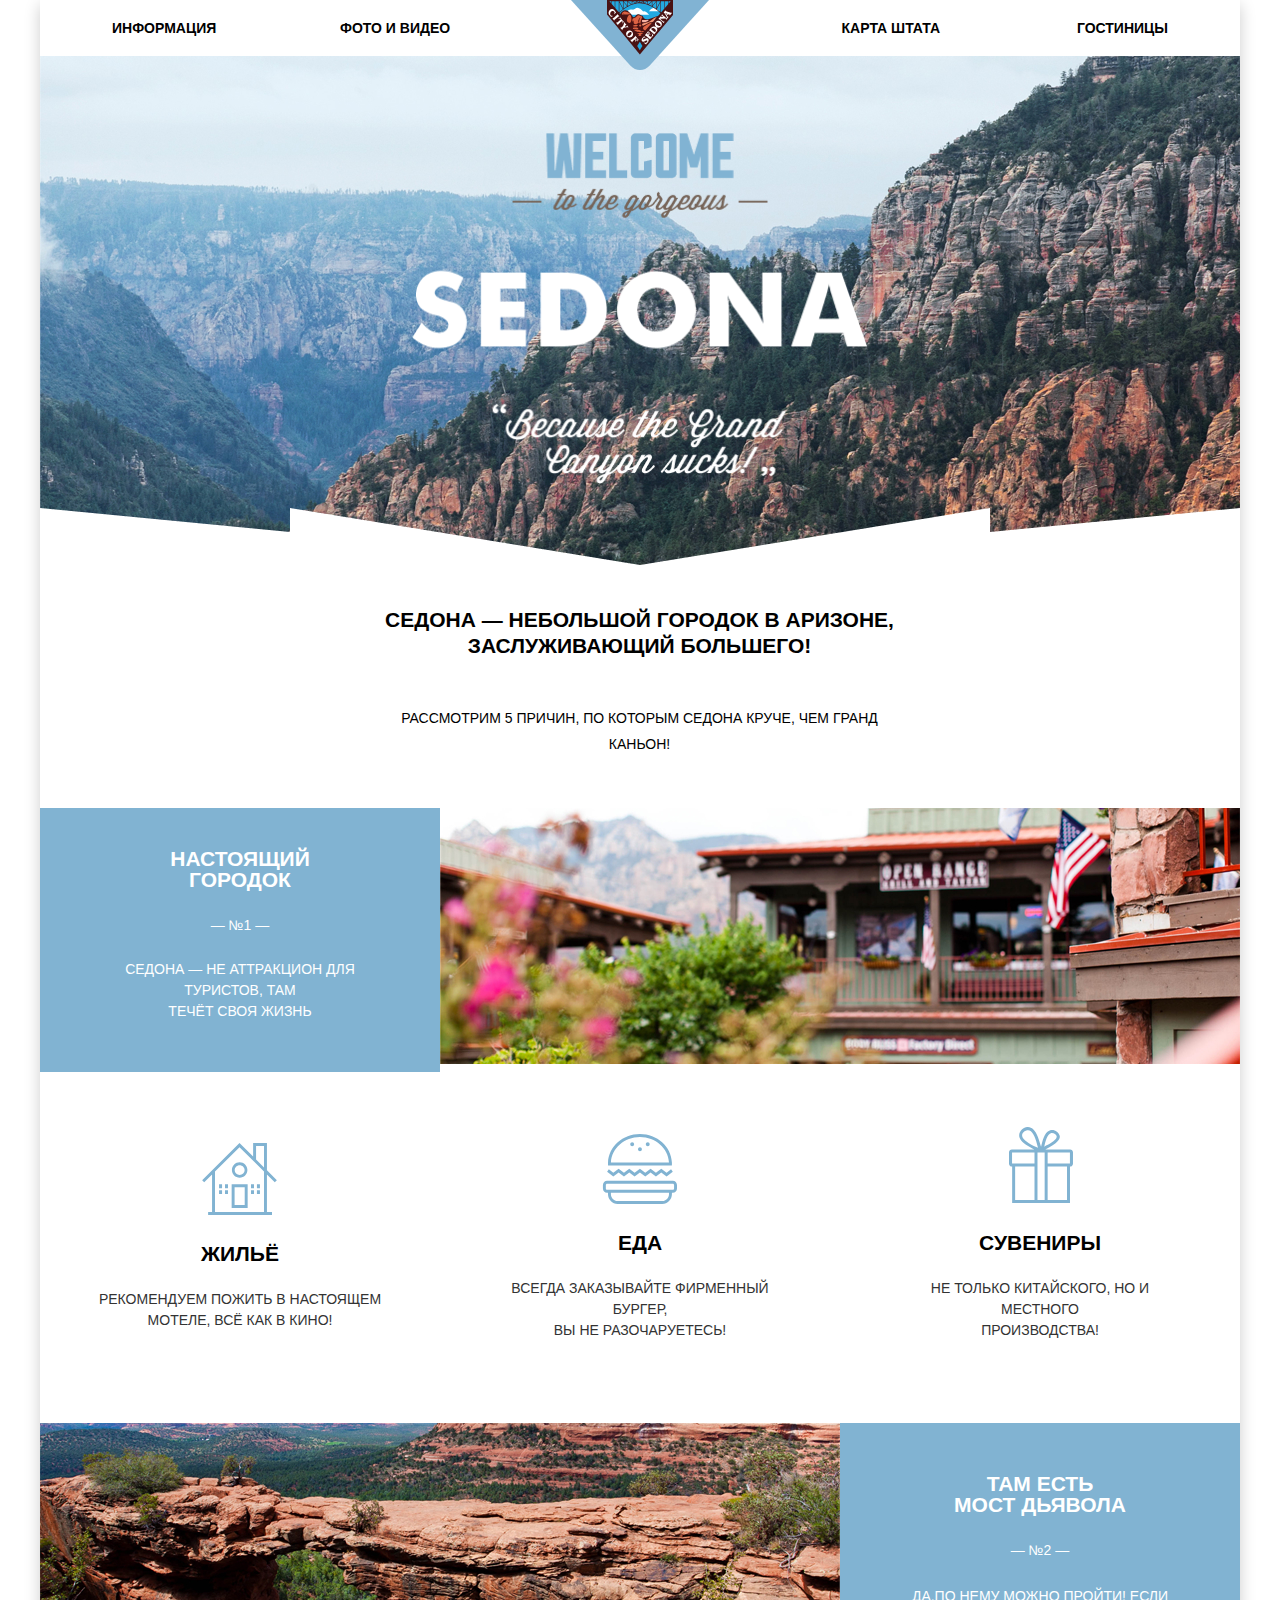
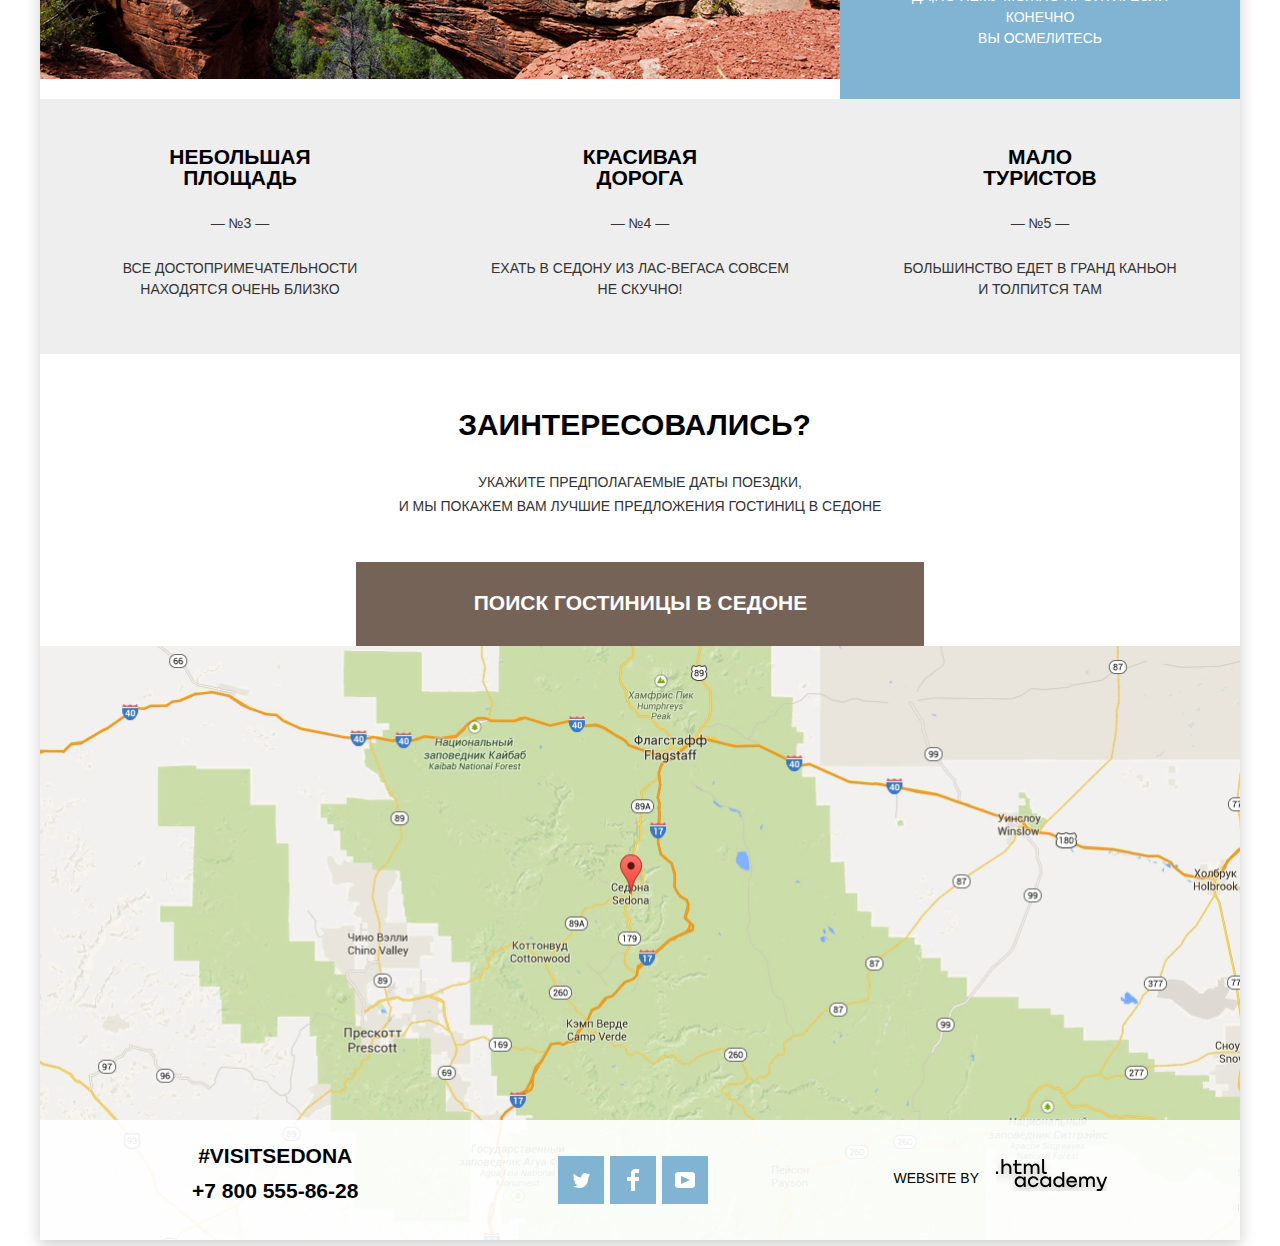
<file: index.html>
<!DOCTYPE html>
<html class="page" lang="ru">
  <head>
    <meta charset="utf-8">
    <title>HTML Academy: Седона</title>
    <link rel="icon" href="favicon.ico" type="image/svg+xml">
    <link rel="stylesheet" href="https://fonts.googleapis.com/css?family=PT+Sans+Narrow:400,700&amp;subset=latin,cyrillic;display=swap">
    <link href="styles/normalize.css" rel="stylesheet">
    <link href="styles/style.min.css" rel="stylesheet">
  </head>

  <body class="page-body">
    <header class="main-header">
      <nav class="main-navigation">
        <a class="main-header-logo">
          <img src="img/logo-sedona.svg" width="138" height="70" alt="Логотип сайта городка Седона">
        </a>
        <ul class="site-navigation">
          <li><a href="blank.html" aria-label="Переход в раздел Информация">Информация</a></li>
          <li><a href="blank.html" aria-label="Переход в раздел Фото и видео">Фото и видео</a></li>
          <li><a href="blank.html" aria-label="Переход в раздел Карта штата">Карта штата</a></li>
          <li><a href="catalog.html" aria-label="Переход в раздел Гостиницы">Гостиницы</a></li>
        </ul>
      </nav>
    </header>

    <main class="container container-main">
      <h1 class="hidden">Sedona City</h1>
      <section class="container-background">
        <h2 class="hidden">Picture of Sedona City</h2>
        <img src="img/sedona-welcome.png" width="456" height="351"  alt="Картинка-приветствие: Welcome to the gorgeous Sedona!">
      </section>
      <section class="container-welcome">
        <h2 class="hidden">Welcome!</h2>
        <div class="welcome">
          <p class="caption-main">Седона — небольшой городок в Аризоне,<br>заслуживающий большего!</p>
          <p class="caption-reasons">Рассмотрим 5 причин, по которым Седона круче, чем гранд каньон!</p>
        </div>
      </section>
      <section class="container-content">
        <h2 class="hidden">Content</h2>
        <div class="line-1">
          <div class="line-1-position-1">
            <h3 class="features-item">Настоящий<br>городок</h3>
            <p>
               — №1 —
            </p>
            <p class="description-item">
                Седона — не аттракцион для туристов, там<br>течёт своя жизнь
            </p>
          </div>
          <img class="line-1-position-2 features-item-img" src="img/photo-sedona-1.jpg" width="800" height="256" alt="Улица города Седона">
        </div>
        <div class="line-2">
          <ul class="advantages-list">
            <li class="advantages-item advantages-item-housing">
              <h4>Жильё</h4>
                <p>
                  Рекомендуем пожить в настоящем<br>мотеле, всё как в кино!
                </p>
            </li>
            <li class="advantages-item advantages-item-food">
              <h4>Еда</h4>
                <p>
                  Всегда заказывайте фирменный бургер,<br>вы не разочаруетесь!
                </p>
            </li>
            <li class="advantages-item advantages-item-gifts">
              <h4>Сувениры</h4>
                <p>
                  Не только китайского, но и местного <br>производства!
                </p>
            </li>
          </ul>
        </div>
        <div class="line-3">
          <img class="line-3-position-1 features-item-img" src="img/photo-sedona-2.jpg" width="800" height="256" alt="Каньон в городе Седона">
          <div class="line-3-position-2">
           <h3 class="features-item">Там есть<br>мост дьявола</h3>
             <p>
               — №2 —
             </p>
             <p class="description-item">
                 Да,по нему можно пройти! Если конечно<br>вы осмелитесь
             </p>
          </div>
        </div>
        <div class="line-4">
          <ul class="line-4-features">
            <li class="line-4-features-item">
              <h3 class="features-item">Hебольшая<br>площадь</h3>
              <p>
                 — №3 —
              </p>
              <p class="description-item">
                Все достопримечательности<br>находятся очень близко
              </p>
            </li>
            <li class="line-4-features-item">
              <h3 class="features-item">Красивая<br>дорога</h3>
              <p>
                 — №4 —
              </p>
              <p class="description-item">
                 Ехать в седону из лас-вегаса совсем<br>не скучно!
              </p>
            </li>
            <li class="line-4-features-item">
              <h3 class="features-item">Мало<br>туристов</h3>
              <p>
                 — №5 —
              </p>
              <p class="description-item">
                 Большинство едет в гранд каньон<br>и толпится там
              </p>
            </li>
          </ul>
        </div>
      </section>
      <section class="container-traveling-form">
        <h2 class="hidden">Traveling form</h2>
        <p class="traveling-form-title">
          Заинтересовались?
        </p>
        <p class="traveling-form-description">
          Укажите предполагаемые даты поездки,<br>и мы покажем вам лучшие предложения гостиниц в седоне
        </p>
        <a href="#" class="button-find-hotel" aria-label="Найти гостиницы в городе Седона">Поиск гостиницы в Седоне</a>
      </section>
    </main>

    <footer class="main-footer-wrapper-map">
      <h2 class="hidden">Contact us</h2>
      <iframe src="https://www.google.com/maps/embed?pb=!1m18!1m12!1m3!1d510151.87156471063!2d-112.02184515048377!3d34.84884198935005!2m3!1f0!2f0!3f0!3m2!1i1024!2i768!4f13.1!3m3!1m2!1s0x872da132f942b00d%3A0x5548c523fa6c8efd!2z0KHQtdC00L7QvdCwLCDQkNGA0LjQt9C-0L3QsCA4NjMzNg!5e0!3m2!1sru!2sus!4v1625961683402!5m2!1sru!2sus" width="1200" height="594" style="border:0;" allowfullscreen="" loading="lazy"></iframe>
        <div class="main-footer">
          <section class="contacts">
            <h3 class="hidden">Phone number</h3>
            <p>
              #visitSEDONA
            </p>
            <a class="contacts-phone" href="tel:88005558628" aria-label="Телефон сайта">+7 800 555-86-28</a>
          </section>
          <section class="socials">
            <h3 class="hidden">Social networks</h3>
            <ul class="socials-list">
              <li class="socials-item">
                <span class="hidden">Twitter</span>
                <a class="button-socials" href="#">
                  <img src="img/icon-twitter.svg" width="17" height="17" alt="Twitter сайта">
                </a>
              </li>
              <li class="socials-item">
                <span class="hidden">Facebook</span>
                <a class="button-socials" href="#">
                  <img src="img/icon-fb.svg" width="12" height="22" alt="Facebook сайта">
                </a>
              </li>
              <li class="socials-item">
                <span class="hidden">YouTube</span>
                <a class="button-socials" href="#">
                  <img src="img/icon-youtube.svg" width="20" height="16" alt="YouTube сайта">
                </a>
              </li>
            </ul>
          </section>
          <section class="copyright">
            <h3 class="hidden">Create by</h3>
            <p>Website by</p>
            <a href="https://htmlacademy.ru/intensive/htmlcss" aria-label="Сайти HTML Academy">
              <svg class="copyright-logo" aria-hidden="true" focusable="false" width="115" height="34" viewBox="0 0 115 34" fill="none" xmlns="http://www.w3.org/2000/svg">
                <g clip-path="url(#clip0)">
                <path d="M0 12.8806V15.4567H2.45789V12.8806H0Z" fill="black"/>
                <path d="M11.6466 4.52965C10.0863 4.52965 8.82534 5.23807 8.03454 6.26851H7.94905V0H5.91864V15.4566H7.94905V10.1541C7.94905 8.02886 9.27418 6.50466 11.2191 6.50466C13.0572 6.50466 14.1258 7.87858 14.1258 9.72478V15.4566H16.1563V9.35984C16.1563 6.41878 14.3396 4.52965 11.6466 4.52965Z" fill="black"/>
                <path d="M26.6171 4.8303H21.8082V1.07349H19.7778V4.8303H17.8542V6.80531H19.7778V12.7947C19.7778 14.5121 20.7396 15.4567 22.4708 15.4567H26.6171V13.4602H22.8769C22.193 13.4602 21.8082 13.0738 21.8082 12.4083V6.80531H26.6171V4.8303Z" fill="black"/>
                <path d="M41.1215 4.55103C39.497 4.55103 38.2576 5.34532 37.5736 6.61191H37.5095C36.8897 5.3668 35.7356 4.55103 34.154 4.55103C32.7434 4.55103 31.6746 5.30238 31.0336 6.35431H30.948V4.83011H29.0031V15.4565H31.0336V10.0038C31.0336 8.00729 32.0806 6.54752 33.6624 6.50458C35.1584 6.46164 36.0347 7.53502 36.0347 9.14507V15.4565H38.0652V9.83203C38.0652 7.44915 39.4758 6.50458 40.6941 6.50458C42.1688 6.50458 43.0452 7.53502 43.0452 9.14507V15.4565H45.0754V8.9304C45.0754 6.35431 43.6221 4.55103 41.1215 4.55103Z" fill="black"/>
                <path d="M47.8271 12.7088C47.8271 14.4476 48.8103 15.4566 50.6269 15.4566H52.6359V13.4816H50.9261C50.2422 13.4816 49.8574 13.0952 49.8574 12.4297V0H47.8271V12.7088Z" fill="black"/>
                <path d="M28.9048 19.7063H28.8192C28.027 18.6392 26.7425 17.8923 25.0295 17.8709C21.882 17.8282 19.6338 20.1544 19.6338 23.441C19.6338 26.749 21.9248 29.0752 25.008 29.0326C26.7637 29.0111 28.027 28.2215 28.8192 27.0903H28.9048V28.7336H30.9177V18.1697H28.9048V19.7063ZM25.3077 27.0691C23.081 27.0691 21.6679 25.4471 21.6679 23.441C21.6679 21.435 23.081 19.813 25.3077 19.813C27.4703 19.813 28.8836 21.435 28.8836 23.441C28.8836 25.4259 27.4703 27.0691 25.3077 27.0691Z" fill="black"/>
                <path d="M44.2095 22.0111C43.717 19.6208 41.5973 17.8708 38.8139 17.8708C35.4524 17.8708 33.2042 20.3251 33.2042 23.4409C33.2042 26.5567 35.4524 29.0325 38.8139 29.0325C41.5973 29.0325 43.717 27.2397 44.2095 24.8281H42.0898C41.6617 26.1727 40.3984 27.0903 38.8354 27.0903C36.6513 27.0903 35.2381 25.447 35.2381 23.4409C35.2381 21.4349 36.6513 19.8129 38.8354 19.8129C40.4625 19.8129 41.6617 20.7733 42.0898 22.0111H44.2095Z" fill="black"/>
                <path d="M55.0836 19.7063H54.998C54.2058 18.6392 52.921 17.8923 51.2081 17.8709C48.0607 17.8282 45.8125 20.1544 45.8125 23.441C45.8125 26.749 48.1036 29.0752 51.1866 29.0326C52.9425 29.0111 54.2058 28.2215 54.998 27.0903H55.0836V28.7336H57.0962V18.1697H55.0836V19.7063ZM51.4866 27.0691C49.2596 27.0691 47.8466 25.4471 47.8466 23.441C47.8466 21.435 49.2596 19.813 51.4866 19.813C53.6491 19.813 55.0622 21.435 55.0622 23.441C55.0622 25.4259 53.6491 27.0691 51.4866 27.0691Z" fill="black"/>
                <path d="M68.6538 19.813H68.5682C67.776 18.6819 66.4483 17.8923 64.7568 17.871C61.6738 17.8283 59.3827 20.1545 59.3827 23.4624C59.3827 26.749 61.6309 29.0753 64.7783 29.0326C66.4483 29.0111 67.776 28.2642 68.5468 27.1972H68.6538V28.7336H70.6665V13.3679H68.6538V19.813ZM65.0568 27.0904C62.8298 27.0904 61.4168 25.4685 61.4168 23.4624C61.4168 21.4563 62.8298 19.8343 65.0568 19.8343C67.2193 19.8343 68.6324 21.4776 68.6324 23.4624C68.6324 25.4685 67.2193 27.0904 65.0568 27.0904Z" fill="black"/>
                <path d="M78.3297 17.8708C75.0752 17.8708 72.8483 20.3678 72.8483 23.4623C72.8483 26.4714 74.9467 29.0325 78.3724 29.0325C80.8561 29.0325 82.8475 27.6879 83.5541 25.447H81.4342C80.9634 26.4502 79.8286 27.0903 78.4582 27.0903C76.5312 27.0903 75.1608 25.8098 75.0108 24.1666H83.7682C84.0464 20.6452 81.8412 17.8708 78.3297 17.8708ZM78.2868 19.8129C79.9783 19.8129 81.2416 20.8586 81.5627 22.3739H75.0538C75.3534 20.88 76.6168 19.8129 78.2868 19.8129Z" fill="black"/>
                <path d="M98.1985 17.8921C96.5713 17.8921 95.3295 18.6817 94.6443 19.9409H94.5799C93.9591 18.703 92.8029 17.8921 91.2184 17.8921C89.8054 17.8921 88.7347 18.639 88.0924 19.6848H88.0068V18.1695H86.0583V28.7334H88.0924V23.3128C88.0924 21.328 89.1417 19.8768 90.7261 19.8341C92.2247 19.7915 93.1028 20.8585 93.1028 22.4591V28.7334H95.1368V23.1421C95.1368 20.7732 96.5499 19.8341 97.7703 19.8341C99.2477 19.8341 100.125 20.8585 100.125 22.4591V28.7334H102.16V22.2457C102.16 19.6848 100.704 17.8921 98.1985 17.8921Z" fill="black"/>
                <path d="M109.441 27.0477L105.801 18.1697H103.553L108.392 29.7368L108.371 29.7794C108.028 30.6544 107.643 30.9745 106.701 30.9745H104.196V33.0019H106.701C108.542 33.0019 109.527 32.1696 110.212 30.3769L114.88 18.1697H112.803L109.441 27.0477Z" fill="black"/>
                </g>
                <defs>
                <clipPath id="clip0">
                <rect width="115" height="33.0294" fill="white"/>
                </clipPath>
                </defs>
              </svg>
            </a>
          </section>
        </div>

      <section class="modal">
      <h2 class="hidden">Choose a hotel</h2>
      <div class="modal-form">
        <form class="booking-date" action="https://echo.htmlacademy.ru" method="post">
          <p class="booking-date-in">
            <label for="date-in">Дата заезда</label>
            <input class="modal-date-in" id="date-in" type="text" name="text" placeholder="24 апреля 2017" required>
           <svg class="icon-calendar" tabindex="0" aria-hidden="true" focusable="false" width="21" height="23" viewBox="0 0 21 23" fill="none" xmlns="http://www.w3.org/2000/svg">
              <path fill-rule="evenodd" clip-rule="evenodd" d="M16.406 3.02498H19.251C20.217 3.02498 21 3.84698 21 4.86198V21.164C21 22.179 20.217 23 19.251 23H1.75C0.784 23 0 22.179 0 21.164V4.86198C0 3.84698 0.784 3.02498 1.75 3.02498H4.593V1.64798C4.593 1.26698 4.887 0.958984 5.25 0.958984C5.612 0.958984 5.906 1.26698 5.906 1.64798V3.02498H9.844V1.64798C9.844 1.26698 10.138 0.958984 10.501 0.958984C10.862 0.958984 11.156 1.26698 11.156 1.64798V3.02498H15.094V1.64798C15.094 1.26698 15.387 0.958984 15.75 0.958984C16.112 0.958984 16.406 1.26698 16.406 1.64798V3.02498ZM19.5646 21.484C19.6466 21.3979 19.691 21.2828 19.688 21.164H19.689V4.86198C19.689 4.60898 19.493 4.40298 19.252 4.40298H16.407V5.78098C16.407 6.16198 16.113 6.46998 15.751 6.46998C15.388 6.46998 15.095 6.16198 15.095 5.78098V4.40298H11.157V5.78098C11.157 6.16198 10.863 6.46998 10.502 6.46998C10.139 6.46998 9.845 6.16198 9.845 5.78098V4.40298H5.907V5.78098C5.907 6.16198 5.613 6.46998 5.251 6.46998C4.888 6.46998 4.594 6.16198 4.594 5.78098V4.40298H1.75C1.50263 4.40953 1.30696 4.61458 1.312 4.86198V21.164C1.30696 21.4114 1.50263 21.6164 1.75 21.623H19.251C19.3698 21.6201 19.4826 21.5701 19.5646 21.484Z" fill="#A9A9A9"/>
              <path fill-rule="evenodd" clip-rule="evenodd" d="M4.59399 9.2251H7.21899V11.2911H4.59399V9.2251ZM4.59399 12.6681H7.21899V14.7351H4.59399V12.6681ZM7.21899 16.1121H4.59399V18.1781H7.21899V16.1121ZM9.18799 16.1121H11.813V18.1781H9.18799V16.1121ZM11.813 12.6681H9.18799V14.7351H11.813V12.6681ZM9.18799 9.2251H11.813V11.2911H9.18799V9.2251ZM16.406 16.1121H13.781V18.1781H16.406V16.1121ZM13.781 12.6681H16.406V14.7351H13.781V12.6681ZM16.406 9.2251H13.781V11.2911H16.406V9.2251Z" fill="#A9A9A9"/>
              </svg>
          </p>
          <p class="booking-date-out">
            <label for="date-out">Дата выезда</label>
            <input class="modal-date-out" id="date-out" type="text" name="text" placeholder="4 июля 2017" required>
            <svg class="icon-calendar" tabindex="0" aria-hidden="true" focusable="false" width="21" height="23" viewBox="0 0 21 23" fill="none" xmlns="http://www.w3.org/2000/svg">
              <path fill-rule="evenodd" clip-rule="evenodd" d="M16.406 3.02498H19.251C20.217 3.02498 21 3.84698 21 4.86198V21.164C21 22.179 20.217 23 19.251 23H1.75C0.784 23 0 22.179 0 21.164V4.86198C0 3.84698 0.784 3.02498 1.75 3.02498H4.593V1.64798C4.593 1.26698 4.887 0.958984 5.25 0.958984C5.612 0.958984 5.906 1.26698 5.906 1.64798V3.02498H9.844V1.64798C9.844 1.26698 10.138 0.958984 10.501 0.958984C10.862 0.958984 11.156 1.26698 11.156 1.64798V3.02498H15.094V1.64798C15.094 1.26698 15.387 0.958984 15.75 0.958984C16.112 0.958984 16.406 1.26698 16.406 1.64798V3.02498ZM19.5646 21.484C19.6466 21.3979 19.691 21.2828 19.688 21.164H19.689V4.86198C19.689 4.60898 19.493 4.40298 19.252 4.40298H16.407V5.78098C16.407 6.16198 16.113 6.46998 15.751 6.46998C15.388 6.46998 15.095 6.16198 15.095 5.78098V4.40298H11.157V5.78098C11.157 6.16198 10.863 6.46998 10.502 6.46998C10.139 6.46998 9.845 6.16198 9.845 5.78098V4.40298H5.907V5.78098C5.907 6.16198 5.613 6.46998 5.251 6.46998C4.888 6.46998 4.594 6.16198 4.594 5.78098V4.40298H1.75C1.50263 4.40953 1.30696 4.61458 1.312 4.86198V21.164C1.30696 21.4114 1.50263 21.6164 1.75 21.623H19.251C19.3698 21.6201 19.4826 21.5701 19.5646 21.484Z" fill="#A9A9A9"/>
              <path fill-rule="evenodd" clip-rule="evenodd" d="M4.59399 9.2251H7.21899V11.2911H4.59399V9.2251ZM4.59399 12.6681H7.21899V14.7351H4.59399V12.6681ZM7.21899 16.1121H4.59399V18.1781H7.21899V16.1121ZM9.18799 16.1121H11.813V18.1781H9.18799V16.1121ZM11.813 12.6681H9.18799V14.7351H11.813V12.6681ZM9.18799 9.2251H11.813V11.2911H9.18799V9.2251ZM16.406 16.1121H13.781V18.1781H16.406V16.1121ZM13.781 12.6681H16.406V14.7351H13.781V12.6681ZM16.406 9.2251H13.781V11.2911H16.406V9.2251Z" fill="#A9A9A9"/>
              </svg>
          </p>
          <div class="number-of-people">
            <div class="adults">
              <label for="adults">Взрослые</label>
              <div class="range-adults">
                <button class="button-icon">
                  <svg class="icon-minus" aria-hidden="true" focusable="false" width="12" height="3" viewBox="0 0 12 3" fill="none" xmlns="http://www.w3.org/2000/svg">
                    <rect width="12" height="3" fill="#A9A9A9"/>
                  </svg>
                </button>
                <input class="modal-adults" id="adults" type="text" name="adults" placeholder="2">
                <button class="button-icon">
                  <svg class="icon-plus" aria-hidden="true" width="11" height="11" viewBox="0 0 11 11" fill="none" xmlns="http://www.w3.org/2000/svg">
                    <path fill-rule="evenodd" clip-rule="evenodd" d="M4.23086 6.76932V11H6.76932V6.76932H11V4.23086H6.76932V0H4.23085V4.23086H0V6.76932H4.23086Z" fill="#A9A9A9"/>
                  </svg>
                </button>
              </div>
            </div>
            <div class="children">
              <label for="children">Дети</label>
              <div class="range-children">
                <button class="button-icon">
                  <svg class="icon-minus" aria-hidden="true" focusable="false" width="12" height="3" viewBox="0 0 12 3" fill="none" xmlns="http://www.w3.org/2000/svg">
                    <rect width="12" height="3" fill="#A9A9A9"/>
                  </svg>
                </button>
                <input class="modal-children" id="children" type="text" name="children" placeholder="0">
                <button class="button-icon">
                  <svg class="icon-plus" aria-hidden="true" focusable="false" width="11" height="11" viewBox="0 0 11 11" fill="none" xmlns="http://www.w3.org/2000/svg">
                    <path fill-rule="evenodd" clip-rule="evenodd" d="M4.23086 6.76932V11H6.76932V6.76932H11V4.23086H6.76932V0H4.23085V4.23086H0V6.76932H4.23086Z" fill="#A9A9A9"/>
                  </svg>
                </button>
              </div>
            </div>
          </div>
          <button class="button-find" type="submit">Найти</button>
        </form>
      </div>
    </section>
    </footer>

    <script src="js/script.min.js"></script>
  </body>
</html>
</file>
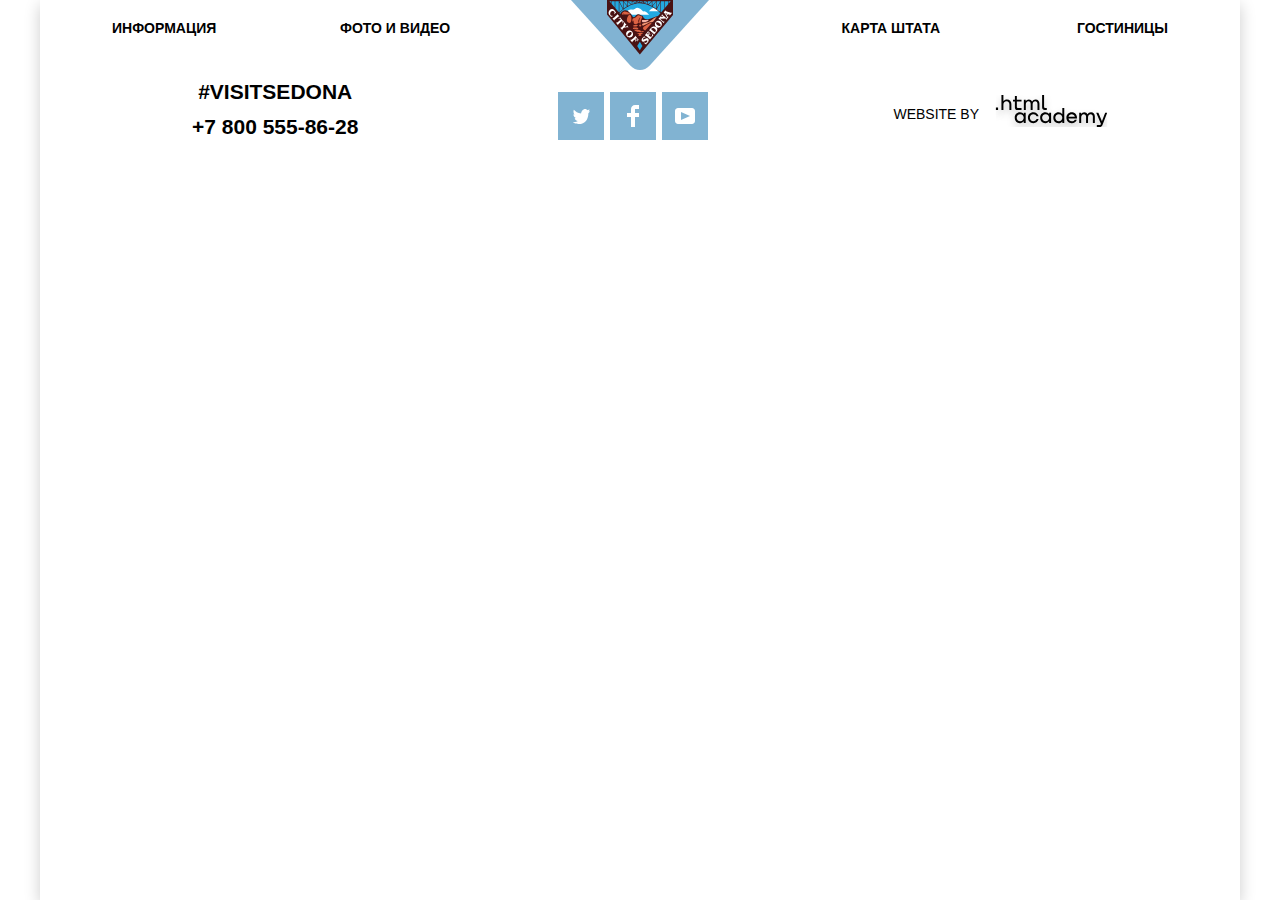
<file: blank.html>
<!DOCTYPE html>
<html class="page" lang="ru">
  <head>
    <meta charset="utf-8">
    <title>Blank Page</title>
    <link rel="icon" href="favicon.ico" type="image/svg+xml">
    <link rel="stylesheet" href="https://fonts.googleapis.com/css?family=PT+Sans+Narrow:400,700&amp;subset=latin,cyrillic;display=swap">
    <link href="styles/normalize.css" rel="stylesheet">
    <link href="styles/style.min.css" rel="stylesheet">
  </head>

  <body class="page-body">

    <header class="main-header">
      <nav class="main-navigation">
        <a class="main-header-logo" href="index.html" aria-label="Переход на главную страницу">
          <img src="img/logo-sedona.svg" width="138" height="70" alt="Логотип сайта городка Седона">
        </a>
        <ul class="site-navigation">
          <li><a href="blank.html" aria-label="Переход в раздел Информация">Информация</a></li>
          <li><a href="blank.html" aria-label="Переход в раздел Фото и видео">Фото и видео</a></li>
          <li><a href="blank.html" aria-label="Переход в раздел Карта штата">Карта штата</a></li>
          <li><a href="catalog.html" aria-label="Переход в раздел Гостиницы">Гостиницы</a></li>
        </ul>
      </nav>
    </header>

    <footer>
      <div class="main-footer main-footer-catalog">
        <section class="contacts">
          <h3 class="hidden">Phone number</h3>
          <p>
            #visitSEDONA
          </p>
          <a class="contacts-phone" href="tel:88005558628" aria-label="Телефон сайта">+7 800 555-86-28</a>
        </section>
        <section class="socials">
          <h3 class="hidden">Social networks</h3>
          <ul class="socials-list">
            <li class="socials-item">
              <span class="hidden">Twitter</span>
              <a class="button-socials" href="#">
                <img src="img/icon-twitter.svg" width="17" height="17" alt="Twitter сайта">
              </a>
            </li>
            <li class="socials-item">
              <span class="hidden">Facebook</span>
              <a class="button-socials" href="#">
                <img src="img/icon-fb.svg" width="12" height="22" alt="Facebook сайта">
              </a>
            </li>
            <li class="socials-item">
              <span class="hidden">YouTube</span>
              <a class="button-socials" href="#">
                <img src="img/icon-youtube.svg" width="20" height="16" alt="YouTube сайта">
              </a>
            </li>
          </ul>
        </section>
        <section class="copyright">
          <h3 class="hidden">Create by</h3>
          <p>Website by</p>
          <a href="https://htmlacademy.ru/intensive/htmlcss" aria-label="Сайти HTML Academy">
            <svg class="copyright-logo" aria-hidden="true" focusable="false" width="115" height="34" viewBox="0 0 115 34" fill="none" xmlns="http://www.w3.org/2000/svg">
              <g clip-path="url(#clip0)">
              <path d="M0 12.8806V15.4567H2.45789V12.8806H0Z" fill="black"/>
              <path d="M11.6466 4.52965C10.0863 4.52965 8.82534 5.23807 8.03454 6.26851H7.94905V0H5.91864V15.4566H7.94905V10.1541C7.94905 8.02886 9.27418 6.50466 11.2191 6.50466C13.0572 6.50466 14.1258 7.87858 14.1258 9.72478V15.4566H16.1563V9.35984C16.1563 6.41878 14.3396 4.52965 11.6466 4.52965Z" fill="black"/>
              <path d="M26.6171 4.8303H21.8082V1.07349H19.7778V4.8303H17.8542V6.80531H19.7778V12.7947C19.7778 14.5121 20.7396 15.4567 22.4708 15.4567H26.6171V13.4602H22.8769C22.193 13.4602 21.8082 13.0738 21.8082 12.4083V6.80531H26.6171V4.8303Z" fill="black"/>
              <path d="M41.1215 4.55103C39.497 4.55103 38.2576 5.34532 37.5736 6.61191H37.5095C36.8897 5.3668 35.7356 4.55103 34.154 4.55103C32.7434 4.55103 31.6746 5.30238 31.0336 6.35431H30.948V4.83011H29.0031V15.4565H31.0336V10.0038C31.0336 8.00729 32.0806 6.54752 33.6624 6.50458C35.1584 6.46164 36.0347 7.53502 36.0347 9.14507V15.4565H38.0652V9.83203C38.0652 7.44915 39.4758 6.50458 40.6941 6.50458C42.1688 6.50458 43.0452 7.53502 43.0452 9.14507V15.4565H45.0754V8.9304C45.0754 6.35431 43.6221 4.55103 41.1215 4.55103Z" fill="black"/>
              <path d="M47.8271 12.7088C47.8271 14.4476 48.8103 15.4566 50.6269 15.4566H52.6359V13.4816H50.9261C50.2422 13.4816 49.8574 13.0952 49.8574 12.4297V0H47.8271V12.7088Z" fill="black"/>
              <path d="M28.9048 19.7063H28.8192C28.027 18.6392 26.7425 17.8923 25.0295 17.8709C21.882 17.8282 19.6338 20.1544 19.6338 23.441C19.6338 26.749 21.9248 29.0752 25.008 29.0326C26.7637 29.0111 28.027 28.2215 28.8192 27.0903H28.9048V28.7336H30.9177V18.1697H28.9048V19.7063ZM25.3077 27.0691C23.081 27.0691 21.6679 25.4471 21.6679 23.441C21.6679 21.435 23.081 19.813 25.3077 19.813C27.4703 19.813 28.8836 21.435 28.8836 23.441C28.8836 25.4259 27.4703 27.0691 25.3077 27.0691Z" fill="black"/>
              <path d="M44.2095 22.0111C43.717 19.6208 41.5973 17.8708 38.8139 17.8708C35.4524 17.8708 33.2042 20.3251 33.2042 23.4409C33.2042 26.5567 35.4524 29.0325 38.8139 29.0325C41.5973 29.0325 43.717 27.2397 44.2095 24.8281H42.0898C41.6617 26.1727 40.3984 27.0903 38.8354 27.0903C36.6513 27.0903 35.2381 25.447 35.2381 23.4409C35.2381 21.4349 36.6513 19.8129 38.8354 19.8129C40.4625 19.8129 41.6617 20.7733 42.0898 22.0111H44.2095Z" fill="black"/>
              <path d="M55.0836 19.7063H54.998C54.2058 18.6392 52.921 17.8923 51.2081 17.8709C48.0607 17.8282 45.8125 20.1544 45.8125 23.441C45.8125 26.749 48.1036 29.0752 51.1866 29.0326C52.9425 29.0111 54.2058 28.2215 54.998 27.0903H55.0836V28.7336H57.0962V18.1697H55.0836V19.7063ZM51.4866 27.0691C49.2596 27.0691 47.8466 25.4471 47.8466 23.441C47.8466 21.435 49.2596 19.813 51.4866 19.813C53.6491 19.813 55.0622 21.435 55.0622 23.441C55.0622 25.4259 53.6491 27.0691 51.4866 27.0691Z" fill="black"/>
              <path d="M68.6538 19.813H68.5682C67.776 18.6819 66.4483 17.8923 64.7568 17.871C61.6738 17.8283 59.3827 20.1545 59.3827 23.4624C59.3827 26.749 61.6309 29.0753 64.7783 29.0326C66.4483 29.0111 67.776 28.2642 68.5468 27.1972H68.6538V28.7336H70.6665V13.3679H68.6538V19.813ZM65.0568 27.0904C62.8298 27.0904 61.4168 25.4685 61.4168 23.4624C61.4168 21.4563 62.8298 19.8343 65.0568 19.8343C67.2193 19.8343 68.6324 21.4776 68.6324 23.4624C68.6324 25.4685 67.2193 27.0904 65.0568 27.0904Z" fill="black"/>
              <path d="M78.3297 17.8708C75.0752 17.8708 72.8483 20.3678 72.8483 23.4623C72.8483 26.4714 74.9467 29.0325 78.3724 29.0325C80.8561 29.0325 82.8475 27.6879 83.5541 25.447H81.4342C80.9634 26.4502 79.8286 27.0903 78.4582 27.0903C76.5312 27.0903 75.1608 25.8098 75.0108 24.1666H83.7682C84.0464 20.6452 81.8412 17.8708 78.3297 17.8708ZM78.2868 19.8129C79.9783 19.8129 81.2416 20.8586 81.5627 22.3739H75.0538C75.3534 20.88 76.6168 19.8129 78.2868 19.8129Z" fill="black"/>
              <path d="M98.1985 17.8921C96.5713 17.8921 95.3295 18.6817 94.6443 19.9409H94.5799C93.9591 18.703 92.8029 17.8921 91.2184 17.8921C89.8054 17.8921 88.7347 18.639 88.0924 19.6848H88.0068V18.1695H86.0583V28.7334H88.0924V23.3128C88.0924 21.328 89.1417 19.8768 90.7261 19.8341C92.2247 19.7915 93.1028 20.8585 93.1028 22.4591V28.7334H95.1368V23.1421C95.1368 20.7732 96.5499 19.8341 97.7703 19.8341C99.2477 19.8341 100.125 20.8585 100.125 22.4591V28.7334H102.16V22.2457C102.16 19.6848 100.704 17.8921 98.1985 17.8921Z" fill="black"/>
              <path d="M109.441 27.0477L105.801 18.1697H103.553L108.392 29.7368L108.371 29.7794C108.028 30.6544 107.643 30.9745 106.701 30.9745H104.196V33.0019H106.701C108.542 33.0019 109.527 32.1696 110.212 30.3769L114.88 18.1697H112.803L109.441 27.0477Z" fill="black"/>
              </g>
              <defs>
              <clipPath id="clip0">
              <rect width="115" height="33.0294" fill="white"/>
              </clipPath>
              </defs>
              </svg>
          </a>
        </section>
      </div>
    </footer>

  </body>
</html>
</file>
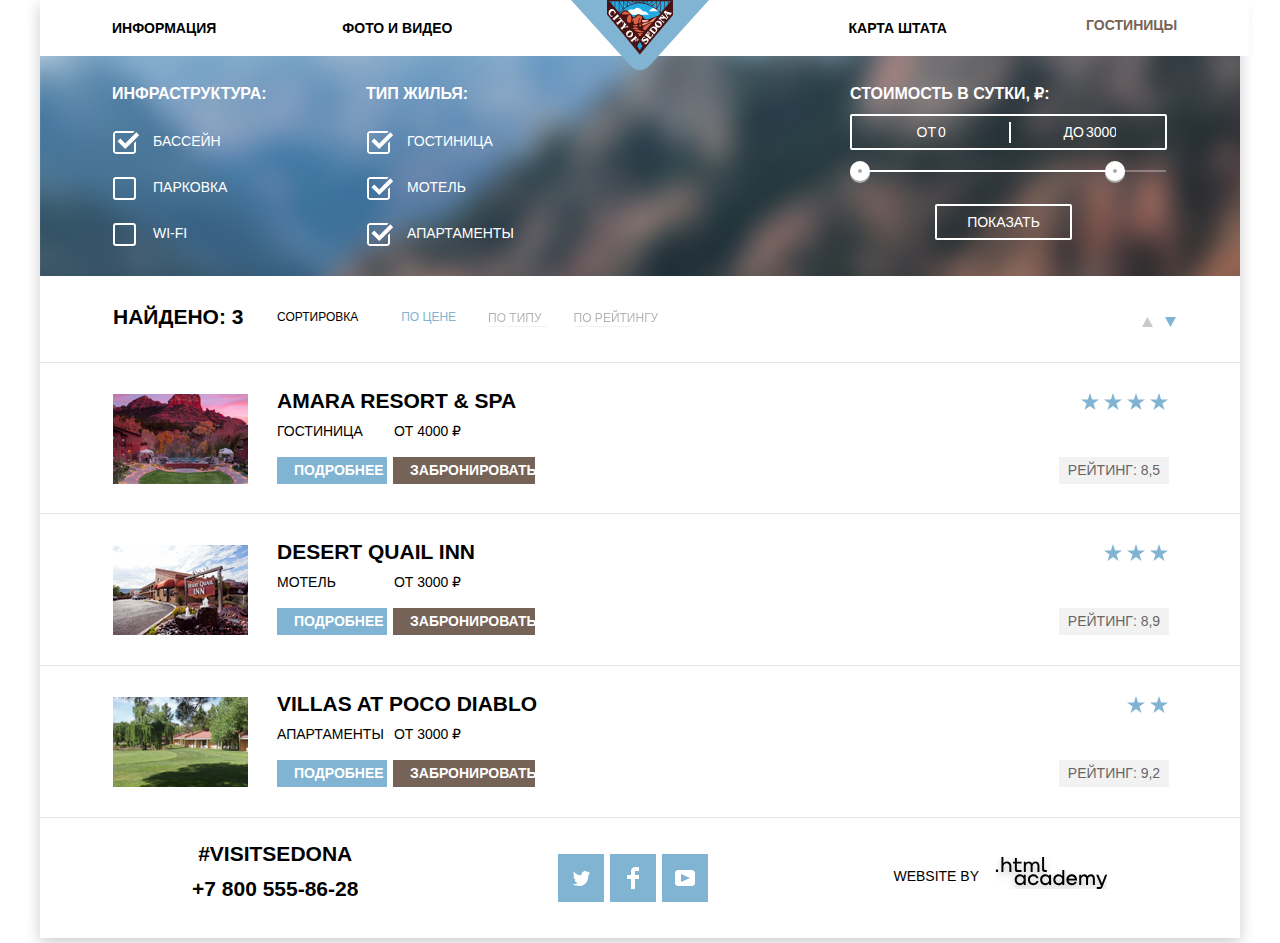
<file: catalog.html>
<!DOCTYPE html>
<html class="page" lang="ru">

<head>
  <meta charset="utf-8">
  <title>Каталог отелей в Седоне</title>
  <link rel="icon" href="favicon.ico" type="image/svg+xml">
  <link rel="stylesheet" href="https://fonts.googleapis.com/css?family=PT+Sans+Narrow:400,700&amp;subset=latin,cyrillic;display=swap">
  <link href="styles/normalize.css" rel="stylesheet">
  <link href="styles/style.min.css" rel="stylesheet">
</head>

<body class="page-body">
  <header class="main-header">
    <nav class="main-navigation">
      <a class="main-header-logo" href="index.html" aria-label="Переход на главную страницу">
        <img src="img/logo-sedona.svg" width="138" height="70" alt="Логотип сайта городка Седона">
      </a>
      <ul class="site-navigation">
        <li><a href="blank.html" aria-label="Переход в раздел Информация">Информация</a></li>
        <li><a href="blank.html" aria-label="Переход в раздел Фото и видео">Фото и видео</a></li>
        <li><a href="blank.html" aria-label="Переход в раздел Карта штата">Карта штата</a></li>
        <li><a class="current-page">Гостиницы</a></li>
      </ul>
    </nav>
  </header>

  <main class="container container-inner">
    <h1 class="hidden">Choose a hotel</h1>
    <section class="container-parameters">
      <h2 class="hidden">Parameters</h2>
      <form class="parameters parameters-form" method="get" action="https://echo.htmlacademy.ru">

          <fieldset class="parameters-item parameters-item-infrastructure">
            <h3>Инфраструктура:</h3>
            <p>
              <input class="filter-parameter hidden" type="checkbox" name="pool" id="pool" checked >
              <label for="pool">Бассейн</label>
            </p>
            <p>
              <input class="filter-parameter hidden" type="checkbox" name="parking" id="parking">
              <label for="parking">Парковка</label>
            </p>
            <p>
              <input class="filter-parameter hidden" type="checkbox" name="wi-fi" id="wi-fi">
              <label for="wi-fi">WI-FI</label>
            </p>
          </fieldset>
          <fieldset class="parameters-item parameters-item-housing">
          <h3>Тип жилья:</h3>
            <p>
              <input class="filter-parameter hidden" type="checkbox" name="hotel" id="hotel" checked>
              <label for="hotel">Гостиница</label>
            </p>
            <p>
              <input class="filter-parameter hidden" type="checkbox" name="motel" id="motel" checked>
              <label for="motel">Мотель</label>
            </p>
            <p>
              <input class="filter-parameter hidden" type="checkbox" name="apartment" id="apartment" checked>
              <label for="apartment">Апартаменты</label>
            </p>
          </fieldset>
          <fieldset class="parameters-item parameters-item-price">
            <h3>Стоимость в сутки, ₽:</h3>
            <div class="price">
              <div class="min-price">
                <label for="min-price">От</label>
                <input type="text" name="min-price" id="min-price" value="0">
              </div>
              <div class="max-price">
                <label for="max-price">До</label>
                <input type="text" name="max-price" id="max-price" value="3000">
              </div>
            </div>
            <div class="range-slider">
              <div class="scale">
                <div class="bar-range"></div>
                <div class="bar-left"></div>
              </div>
              <div class="toggle toggle-min" tabindex="0"></div>
              <div class="toggle toggle-max" tabindex="0"></div>
            </div>
            <button class="button-show" type="submit" aria-label="Показать доступные отели">Показать</button>
          </fieldset>
      </form>
    </section>
    <section class="container-sorting">
      <h2 class="hidden">Data sorting</h2>
      <div class="sorting">
        <p class='sorting-found'>Найдено: 3</p>
        <p class="sorting-title">Сортировка</p>
        <ul class="sorting-list">
          <li class="sorting-item current-sorting"><a aria-label="Сортировка по цене">По цене</a></li>
          <li class="sorting-item"><a href="#" aria-label="Сортировка по типу">По типу</a></li>
          <li class="sorting-item"><a href="#" aria-label="Сортировка по рейтингу">По рейтингу</a></li>
        </ul>
        <ul class="icons">
          <li>
            <a href="#" aria-label="Сортировка по возрастанию">
              <svg class="icon-up" tabindex="0" aria-hidden="true" focusable="false" width="11" height="10" viewBox="0 0 11 10" fill="none" xmlns="http://www.w3.org/2000/svg">
                <path d="M5.5 0L0 10H11L5.5 0Z" fill="#CACACA"/>
              </svg>
            </a>
          </li>
          <li>
            <a href="#" aria-label="Сортировка по убыванию">
             <svg class="icon-down" tabindex="0" aria-hidden="true" focusable="false" width="11" height="10" viewBox="0 0 11 10" fill="none" xmlns="http://www.w3.org/2000/svg">
                <path d="M5.5 10L0 0H11" fill="#81B3D2"/>
              </svg>
            </a>
          </li>
        </ul>
      </div>
      <ul class="hotels-list">
        <li class="hotels-item">
          <div class="column-image">
            <img src="img/hotel-1.jpg" alt="Amara Resort & Spa hotel" width="135" height="90">
          </div>
          <div class="column-info">
            <h3><a href="#" class="hotel-name">Amara Resort & Spa</a></h3>
              <div class="column-price">
                <p>Гостиница</p>
                <p>От 4000 ₽</p>
              </div>
              <div class="column-book">
                <a class="button-details" href="#" aria-label="Подробнее о гостинице Amara Resort & Spa">Подробнее</a>
                <a class="button-book" href="#" aria-label="Забронировать гостиницу Amara Resort & Spa">Забронировать</a>
              </div>
          </div>
          <div class="column-rating">
            <div>
              <img src="img/icon-star.svg" width="19" height="17" alt="Звёздочка рейтинга">
              <img src="img/icon-star.svg" width="19" height="17" alt="Звёздочка рейтинга">
              <img src="img/icon-star.svg" width="19" height="17" alt="Звёздочка рейтинга">
              <img src="img/icon-star.svg" width="19" height="17" alt="Звёздочка рейтинга">
            </div>
            <p class="button-rating" >Рейтинг: 8,5</p>
          </div>
        </li>
        <li class="hotels-item">
          <div class="column-image">
            <img src="img/hotel-2.jpg" alt="Desert Quail Inn motel" width="135" height="90">
          </div>
          <div class="column-info">
            <h3><a href="#" class="hotel-name">Desert Quail Inn</a></h3>
              <div class="column-price">
                <p>Мотель</p>
                <p>От 3000 ₽</p>
              </div>
              <div class="column-book">
                <a class="button-details" href="#" aria-label="Подробнее о мотеле Desert Quail Inn">Подробнее</a>
                <a class="button-book" href="#" aria-label="Забронировать мотель Desert Quail Inn">Забронировать</a>
              </div>
          </div>
          <div class="column-rating">
            <div>
              <img src="img/icon-star.svg" width="19" height="17" alt="Звёздочка рейтинга">
              <img src="img/icon-star.svg" width="19" height="17" alt="Звёздочка рейтинга">
              <img src="img/icon-star.svg" width="19" height="17" alt="Звёздочка рейтинга">
            </div>
            <p class="button-rating" >Рейтинг: 8,9</p>
          </div>
        </li>
        <li class="hotels-item">
          <div class="column-image">
            <img src="img/hotel-3.jpg" alt="Villas at Poco Diablo apartment" width="135" height="90">
          </div>
          <div class="column-info">
            <h3><a href="#" class="hotel-name">Villas at Poco Diablo</a></h3>
                <div class="column-price">
                  <p>Апартаменты</p>
                  <p>От 3000 ₽</p>
                </div>
                <div class="column-book">
                  <a class="button-details" href="#" aria-label="Подробнее об апартаментах Villas at Poco Diablo">Подробнее</a>
                  <a class="button-book" href="#" aria-label="Забронировать апартаменты Villas at Poco Diablo">Забронировать</a>
                </div>
          </div>
          <div class="column-rating">
            <div>
              <img src="img/icon-star.svg" width="19" height="17" alt="Звёздочка рейтинга">
              <img src="img/icon-star.svg" width="19" height="17" alt="Звёздочка рейтинга">
            </div>
            <p class="button-rating" >Рейтинг: 9,2</p>
          </div>
        </li>
      </ul>
    </section>
  </main>

  <footer>
    <div class="main-footer main-footer-catalog">
      <section class="contacts">
        <h3 class="hidden">Phone number</h3>
        <p>
          #visitSEDONA
        </p>
        <a class="contacts-phone" href="tel:88005558628" aria-label="Телефон сайта">+7 800 555-86-28</a>
      </section>
      <section class="socials">
        <h3 class="hidden">Social networks</h3>
        <ul class="socials-list">
          <li class="socials-item">
            <span class="hidden">Twitter</span>
            <a class="button-socials" href="#">
              <img src="img/icon-twitter.svg" width="17" height="17" alt="Twitter сайта">
            </a>
          </li>
          <li class="socials-item">
            <span class="hidden">Facebook</span>
            <a class="button-socials" href="#">
              <img src="img/icon-fb.svg" width="12" height="22" alt="Facebook сайта">
            </a>
          </li>
          <li class="socials-item">
            <span class="hidden">YouTube</span>
            <a class="button-socials" href="#">
              <img src="img/icon-youtube.svg" width="20" height="16" alt="YouTube сайта">
            </a>
          </li>
        </ul>
      </section>
      <section class="copyright">
        <h3 class="hidden">Create by</h3>
        <p>Website by</p>
        <a href="https://htmlacademy.ru/intensive/htmlcss" aria-label="Сайти HTML Academy">
          <svg class="copyright-logo" aria-hidden="true" focusable="false" width="115" height="34" viewBox="0 0 115 34" fill="none" xmlns="http://www.w3.org/2000/svg">
            <g clip-path="url(#clip0)">
            <path d="M0 12.8806V15.4567H2.45789V12.8806H0Z" fill="black"/>
            <path d="M11.6466 4.52965C10.0863 4.52965 8.82534 5.23807 8.03454 6.26851H7.94905V0H5.91864V15.4566H7.94905V10.1541C7.94905 8.02886 9.27418 6.50466 11.2191 6.50466C13.0572 6.50466 14.1258 7.87858 14.1258 9.72478V15.4566H16.1563V9.35984C16.1563 6.41878 14.3396 4.52965 11.6466 4.52965Z" fill="black"/>
            <path d="M26.6171 4.8303H21.8082V1.07349H19.7778V4.8303H17.8542V6.80531H19.7778V12.7947C19.7778 14.5121 20.7396 15.4567 22.4708 15.4567H26.6171V13.4602H22.8769C22.193 13.4602 21.8082 13.0738 21.8082 12.4083V6.80531H26.6171V4.8303Z" fill="black"/>
            <path d="M41.1215 4.55103C39.497 4.55103 38.2576 5.34532 37.5736 6.61191H37.5095C36.8897 5.3668 35.7356 4.55103 34.154 4.55103C32.7434 4.55103 31.6746 5.30238 31.0336 6.35431H30.948V4.83011H29.0031V15.4565H31.0336V10.0038C31.0336 8.00729 32.0806 6.54752 33.6624 6.50458C35.1584 6.46164 36.0347 7.53502 36.0347 9.14507V15.4565H38.0652V9.83203C38.0652 7.44915 39.4758 6.50458 40.6941 6.50458C42.1688 6.50458 43.0452 7.53502 43.0452 9.14507V15.4565H45.0754V8.9304C45.0754 6.35431 43.6221 4.55103 41.1215 4.55103Z" fill="black"/>
            <path d="M47.8271 12.7088C47.8271 14.4476 48.8103 15.4566 50.6269 15.4566H52.6359V13.4816H50.9261C50.2422 13.4816 49.8574 13.0952 49.8574 12.4297V0H47.8271V12.7088Z" fill="black"/>
            <path d="M28.9048 19.7063H28.8192C28.027 18.6392 26.7425 17.8923 25.0295 17.8709C21.882 17.8282 19.6338 20.1544 19.6338 23.441C19.6338 26.749 21.9248 29.0752 25.008 29.0326C26.7637 29.0111 28.027 28.2215 28.8192 27.0903H28.9048V28.7336H30.9177V18.1697H28.9048V19.7063ZM25.3077 27.0691C23.081 27.0691 21.6679 25.4471 21.6679 23.441C21.6679 21.435 23.081 19.813 25.3077 19.813C27.4703 19.813 28.8836 21.435 28.8836 23.441C28.8836 25.4259 27.4703 27.0691 25.3077 27.0691Z" fill="black"/>
            <path d="M44.2095 22.0111C43.717 19.6208 41.5973 17.8708 38.8139 17.8708C35.4524 17.8708 33.2042 20.3251 33.2042 23.4409C33.2042 26.5567 35.4524 29.0325 38.8139 29.0325C41.5973 29.0325 43.717 27.2397 44.2095 24.8281H42.0898C41.6617 26.1727 40.3984 27.0903 38.8354 27.0903C36.6513 27.0903 35.2381 25.447 35.2381 23.4409C35.2381 21.4349 36.6513 19.8129 38.8354 19.8129C40.4625 19.8129 41.6617 20.7733 42.0898 22.0111H44.2095Z" fill="black"/>
            <path d="M55.0836 19.7063H54.998C54.2058 18.6392 52.921 17.8923 51.2081 17.8709C48.0607 17.8282 45.8125 20.1544 45.8125 23.441C45.8125 26.749 48.1036 29.0752 51.1866 29.0326C52.9425 29.0111 54.2058 28.2215 54.998 27.0903H55.0836V28.7336H57.0962V18.1697H55.0836V19.7063ZM51.4866 27.0691C49.2596 27.0691 47.8466 25.4471 47.8466 23.441C47.8466 21.435 49.2596 19.813 51.4866 19.813C53.6491 19.813 55.0622 21.435 55.0622 23.441C55.0622 25.4259 53.6491 27.0691 51.4866 27.0691Z" fill="black"/>
            <path d="M68.6538 19.813H68.5682C67.776 18.6819 66.4483 17.8923 64.7568 17.871C61.6738 17.8283 59.3827 20.1545 59.3827 23.4624C59.3827 26.749 61.6309 29.0753 64.7783 29.0326C66.4483 29.0111 67.776 28.2642 68.5468 27.1972H68.6538V28.7336H70.6665V13.3679H68.6538V19.813ZM65.0568 27.0904C62.8298 27.0904 61.4168 25.4685 61.4168 23.4624C61.4168 21.4563 62.8298 19.8343 65.0568 19.8343C67.2193 19.8343 68.6324 21.4776 68.6324 23.4624C68.6324 25.4685 67.2193 27.0904 65.0568 27.0904Z" fill="black"/>
            <path d="M78.3297 17.8708C75.0752 17.8708 72.8483 20.3678 72.8483 23.4623C72.8483 26.4714 74.9467 29.0325 78.3724 29.0325C80.8561 29.0325 82.8475 27.6879 83.5541 25.447H81.4342C80.9634 26.4502 79.8286 27.0903 78.4582 27.0903C76.5312 27.0903 75.1608 25.8098 75.0108 24.1666H83.7682C84.0464 20.6452 81.8412 17.8708 78.3297 17.8708ZM78.2868 19.8129C79.9783 19.8129 81.2416 20.8586 81.5627 22.3739H75.0538C75.3534 20.88 76.6168 19.8129 78.2868 19.8129Z" fill="black"/>
            <path d="M98.1985 17.8921C96.5713 17.8921 95.3295 18.6817 94.6443 19.9409H94.5799C93.9591 18.703 92.8029 17.8921 91.2184 17.8921C89.8054 17.8921 88.7347 18.639 88.0924 19.6848H88.0068V18.1695H86.0583V28.7334H88.0924V23.3128C88.0924 21.328 89.1417 19.8768 90.7261 19.8341C92.2247 19.7915 93.1028 20.8585 93.1028 22.4591V28.7334H95.1368V23.1421C95.1368 20.7732 96.5499 19.8341 97.7703 19.8341C99.2477 19.8341 100.125 20.8585 100.125 22.4591V28.7334H102.16V22.2457C102.16 19.6848 100.704 17.8921 98.1985 17.8921Z" fill="black"/>
            <path d="M109.441 27.0477L105.801 18.1697H103.553L108.392 29.7368L108.371 29.7794C108.028 30.6544 107.643 30.9745 106.701 30.9745H104.196V33.0019H106.701C108.542 33.0019 109.527 32.1696 110.212 30.3769L114.88 18.1697H112.803L109.441 27.0477Z" fill="black"/>
            </g>
            <defs>
            <clipPath id="clip0">
            <rect width="115" height="33.0294" fill="white"/>
            </clipPath>
            </defs>
            </svg>
        </a>
      </section>
    </div>
  </footer>

</body>
</html>
</file>
<file: styles/style.min.css>
:root{--basic-white:#ffffff;--basic-black:#000000;--blue:#81B3D2;--deeper-blue:#669EC0;--deepest-blue:#5496BD;--brown:#766357;--deeper-brown:#604E43;--deepest-brown:#503E33;--dark-gray:#333333;--light-gray:#EEEEEE;--extra-light-gray:#F2F2F2;--gray:#666666;--beige:#E5E5E5;--dark-beige:#EBEBEB;--color-triangle:#CACACA;--toggle:#ABABAB;--icon-disabled:#6A6A6A;--white-opacity:rgba(255, 255, 255, 0.3);--body:rgba(0, 1, 1, 0.2);--footer-opacity:rgba(255, 255, 255, 0.9);--copyright-shadow:rgba(0, 0, 0, 0.25);--icon-shadow:rgba(0, 0, 0, 0.25);--modal-shadow:rgba(0, 1, 1, 0.15)}.page{height:100%}body{width:1200px;min-width:960px;margin:0 auto;padding:0;font-family:"PT Sans",Arial,sans-serif;font-size:14px;line-height:21px;font-weight:400;color:var(--basic-white);text-transform:uppercase;min-height:100%;display:grid;grid-template-rows:min-content 1fr min-content min-content;align-content:start;box-shadow:0 5px 15px var(--body)}.hidden{position:absolute;width:1px;height:1px;margin:-1px;border:0;padding:0;white-space:nowrap;clip-path:inset(100%);clip:rect(0 0 0 0);overflow:hidden}.main-navigation,body{background-color:var(--basic-white)}.site-navigation{display:grid;grid-template-columns:1fr 1fr 1fr 1fr;text-decoration:none;list-style:none;padding:15px 0;margin:0;box-sizing:border-box}.site-navigation a[href]{text-decoration:none;color:var(--basic-black);font-weight:700;font-size:14px;line-height:26px;background-color:transparent}.site-navigation li:nth-child(4n+1){text-align:left;padding-left:72px}.site-navigation li:nth-child(4n+2){text-align:left}.site-navigation li:nth-child(4n+3){text-align:right}.site-navigation li:nth-child(4n+4){text-align:right;padding-right:72px}.site-navigation a[href]:focus,.site-navigation a[href]:hover{color:var(--blue)}.site-navigation a[href]:active{color:var(--basic-black);opacity:.3}.site-navigation .current-page{color:var(--brown);font-weight:700}.main-header-logo img{position:absolute;margin:auto;left:0;right:0;top:0;width:138px}.container-background{min-height:509px;background-image:url(../img/background-decoration.png),url(../img/background-main.jpg);background-repeat:no-repeat;background-position:bottom,center;background-size:1200px 57px,cover;background-color:var(--gray);text-align:center;margin:0;padding:0}.container-background img{width:456px;height:351px;padding-top:77px;left:0;right:0;margin:auto}.welcome{min-height:216px;padding:42px 341px 51px 340px;box-sizing:border-box}.caption-main,.caption-reasons{line-height:26px;color:var(--basic-black);background-color:transparent;text-align:center;margin:0}.caption-main{font-size:21px;font-weight:700;padding-bottom:46px;box-sizing:border-box}.caption-reasons{font-size:14px;font-weight:400;padding:0}.line-1{display:flex;flex-wrap:wrap;padding:0;margin:0}.line-1-position-1{display:flex;flex-direction:column;justify-content:center;align-items:center;flex-wrap:wrap;background-color:var(--blue);width:400px;padding:40px 45px 50px;box-sizing:border-box}.line-1-position-1 h3,.line-1-position-1 p,.line-3-position-2 h3{font-size:21px;font-weight:700;line-height:21px;color:var(--basic-white);text-align:center;margin-bottom:25px;margin-top:0;padding:0}.line-1-position-1 p{font-size:14px;font-weight:400;margin-bottom:23px;box-sizing:border-box}.line-1-position-1 p:last-child,.line-3-position-2 p:last-child{margin-bottom:0}.line-1-position-2{display:block;width:800px;height:256px;object-fit:contain}.advantages-list{display:flex;justify-content:center;align-items:center;flex-wrap:wrap;margin:0;padding:0}.advantages-item,.line-4-features li{list-style:none;text-align:center;box-sizing:border-box;width:400px}.advantages-item{color:var(--basic-black);background-color:var(--basic-white);padding:160px 50px 82px}.advantages-list h4,.line-4-features-item h3{font-size:21px;font-weight:700;line-height:21px}.advantages-list h4{margin:0;padding-bottom:25px;position:relative}.advantages-list p{color:var(--dark-gray);margin:0;padding:0}.advantages-item-housing h4::before{content:url(../img/icon-house.svg);width:75px;height:72px;box-sizing:border-box;position:absolute;bottom:74px;left:112px}.advantages-item-food h4::before,.advantages-item-gifts h4::before{content:url(../img/icon-burger.svg);width:75px;height:74px;box-sizing:border-box;position:absolute;bottom:70px;left:112px}.advantages-item-gifts h4::before{content:url(../img/icon-gift.svg);width:64px;height:82px;left:119px}.line-3{display:flex;flex-wrap:wrap;padding:0;margin:0}.line-3-position-1{display:block;width:800px;height:256px;object-fit:contain}.line-3-position-2,.line-4-features{display:flex;justify-content:center;align-items:center;flex-wrap:wrap}.line-3-position-2{flex-direction:column;background-color:var(--blue);width:400px;padding:50px 49px;box-sizing:border-box}.advantages-list p,.line-3-position-2 p,.line-4-features-item p{font-size:14px;font-weight:400;line-height:21px}.line-3-position-2 p{color:var(--basic-white);text-align:center;margin-bottom:25px;margin-top:0;padding:0}.line-4-features{margin:0;padding:0}.line-4-features li{background-color:var(--light-gray);padding:47px 45px 54px}.line-4-features-item h3{color:var(--basic-black);margin-top:0;margin-bottom:25px}.line-4-features-item p{color:var(--dark-gray);padding-bottom:24px;margin:0;box-sizing:border-box}.line-4-features-item p:last-child,.parameters-item p:last-child{padding-bottom:0}.container-traveling-form{min-height:233px;padding:59px 316px 0}.traveling-form-description,.traveling-form-title{line-height:24px;background-color:transparent;text-align:center;padding-top:0;margin:0}.traveling-form-title{font-size:30px;font-weight:700;color:var(--basic-black);padding-bottom:33px;padding-right:11px}.traveling-form-description{font-size:14px;font-weight:400;color:var(--dark-gray);padding-bottom:44px}.button-find-hotel{text-decoration:none;font-size:21px;font-weight:700;line-height:26px;color:var(--basic-white);background-color:var(--brown);width:568px;display:flex;justify-content:center;padding:28px 29px 30px 30px;box-sizing:border-box;margin:0 auto}.button-find-hotel:focus,.button-find-hotel:hover{background-color:var(--deeper-brown)}.button-find-hotel:active{background-color:var(--deepest-brown);color:var(--white-opacity)}.main-footer-wrapper-map{width:1200px;height:594px;background-image:url(../img/map.jpg);background-color:var(--beige);background-repeat:no-repeat;background-size:cover;position:relative}.main-footer{width:1200px;height:120px;background-color:var(--footer-opacity);box-sizing:border-box;display:flex;flex-wrap:wrap;justify-content:space-between;align-items:center;padding-left:152px;padding-right:131px;margin:0;position:absolute;bottom:0}.main-footer-catalog{background-color:var(--basic-white);position:initial}.socials-list{display:flex;justify-content:space-between;flex-wrap:wrap;width:150px;padding-top:0;padding-bottom:5px;padding-left:15px;margin-top:36px;margin-bottom:36px;list-style:none}.button-socials{width:46px;height:48px;background-color:var(--blue);display:flex;justify-content:center;align-items:center}.button-socials:hover{background-color:var(--deeper-blue)}.button-socials:focus{background-color:var(--deepest-blue)}.button-socials:focus img{opacity:.3}.copyright{display:flex;justify-content:center;align-items:center;padding-bottom:9px}.contacts,.contacts a{text-decoration:none;margin:0}.contacts{height:61px;font-size:21px;font-weight:700;padding:0 0 19px}.contacts p{margin-bottom:9px;margin-top:0;box-sizing:border-box}.contacts a{color:var(--basic-black);padding:0}.contacts,.copyright p{line-height:26px;color:var(--basic-black);background-color:transparent;text-align:center}.copyright p{font-size:14px;font-weight:400}.copyright-logo{margin-left:15px;width:115px;height:33px}.copyright-logo path{filter:drop-shadow(0 4px 4px var(--copyright-shadow))}.copyright-logo:focus path,.copyright-logo:hover path{fill:var(--blue);filter:none}.copyright-logo:active path{fill:var(--dark-beige);filter:none}.container-parameters{background:url(../img/background-catalog.jpg) no-repeat center;background-size:cover;background-position:0 0;background-color:var(--blue);width:1200px;min-height:217px;margin:0}.container-parameters form{padding:27px 73px 32px 72px;box-sizing:border-box}.parameters-form{display:flex;justify-content:space-between;box-sizing:border-box}.parameters fieldset{border:0;padding:0;margin:0}.parameters-item h3{font-size:16px;font-weight:700;line-height:21px;color:var(--basic-white);background-color:transparent;text-align:left;padding-bottom:27px;padding-top:0;margin:0}.parameters-item:last-child h3{padding-bottom:10px}.parameters-item-infrastructure{width:254px}.parameters-item-housing{width:484px}.parameters-item-price{width:317px;padding:0;margin-left:208px;display:flex;flex-direction:column;justify-content:space-between;align-self:flex-start}.parameters-item label{font-size:14px;font-weight:400;line-height:21px;color:var(--basic-white);background-color:transparent;padding-top:0;padding-left:40px;margin:0;text-align:left;cursor:pointer;position:relative}.parameters-item p{padding-bottom:25px;padding-left:1px;margin:0}.filter-parameter+label::after{content:"";position:absolute;width:23px;height:23px;border:2px solid var(--basic-white);border-radius:3px;top:-2px;left:0;box-sizing:border-box}.filter-parameter:checked+label::after{content:"";position:absolute;width:27px;height:23px;top:-2px;left:0;border:0;background-image:url(../img/check.svg);background-repeat:no-repeat;background-position:0 0;background-color:transparent}.filter-parameter:disabled+label::after{content:"";position:absolute;width:23px;height:23px;border:2px solid var(--icon-disabled);border-radius:3px;top:-2px;left:-1px;box-sizing:border-box}.filter-parameter:checked:disabled+label::after{content:"";position:absolute;width:33px;height:33px;top:-2px;left:-5px;border:0;filter:drop-shadow(0 4px 4px var(--icon-shadow));background-image:url(../img/check-disabled.svg);background-repeat:no-repeat;background-position:0 0;background-color:transparent}.price{display:grid;grid-template-columns:1fr 1fr;width:317px;height:36px;border:2px solid var(--basic-white);border-radius:2px;align-items:center;box-sizing:border-box}.price input{width:30px;color:var(--basic-white);background-color:transparent;border:0;position:relative}.parameters-item-price label{margin:0;padding:0}.max-price,.min-price{display:flex;justify-content:center;align-items:center}.max-price{border-left:2px solid var(--basic-white)}.min-price label{padding-left:26px}.max-price label{padding-left:6px}.button-show{border:2px solid var(--basic-white);border-radius:2px;font-size:14px;font-weight:400;line-height:21px;text-transform:uppercase;color:var(--basic-white);background-color:transparent;display:inline-block;vertical-align:middle;width:137px;height:36px;align-self:center;cursor:pointer;margin-top:32px;margin-right:10px}.button-show:focus,.button-show:hover{background-color:var(--basic-white);color:var(--basic-black)}.range-slider{position:relative}.scale{width:316px;height:2px;margin-top:20px;display:grid;grid-template-columns:1fr 1fr}.scale .bar-left,.scale .bar-range{height:2px;background-color:var(--basic-white);width:260px}.scale .bar-left{opacity:.3;width:56px}.toggle{width:4px;height:4px;background-color:var(--toggle);border:8px solid var(--basic-white);border-radius:50%;box-shadow:0 2px 0 0 var(--toggle);position:absolute}.toggle-max,.toggle-min{cursor:pointer;top:11px}.toggle-max{left:255px}.toggle:focus,.toggle:hover{width:5px;height:4px;background-color:var(--toggle);border:10px solid var(--basic-white);border-radius:50%;box-shadow:0 2px 0 0 var(--toggle);position:absolute}.sorting{display:flex;height:86px;align-items:center;position:relative;padding:28px 73px 32px;box-sizing:border-box}.sorting-found{width:145px;font-size:21px;line-height:26px;font-weight:700;margin:0;color:var(--basic-black);padding-right:19px}.sorting-list{display:flex;flex-wrap:wrap;width:701px;justify-content:flex-start;margin:0;align-items:center;list-style-type:none;padding:0}.sorting-title{font-size:12px;font-weight:400;line-height:18px;color:var(--basic-black);background-color:transparent;padding-right:43px;margin:0}.sorting-list li{padding-right:32px}.sorting-list li:last-child{padding-right:0}.current-sorting,.sorting-item a[href]{font-size:12px;font-weight:400;line-height:18px;text-decoration:none}.sorting-item a[href]{color:var(--basic-black);opacity:.3;background-color:transparent;position:relative}.sorting-item a[href]::after{content:url(../img/dashed-line.png);position:absolute;left:1px;top:3px}.current-sorting{color:var(--blue)}.sorting-item a[href]:focus,.sorting-item a[href]:hover{color:var(--blue)}.sorting-item a[href]:active{color:var(--basic-black)}.sorting-item .current-sorting{color:var(--blue);border-bottom:none}.icons{display:flex;padding-top:10px;list-style:none}.icon-up{padding-right:12px}.icon-up path{fill:var(--color-triangle)}.icon-down path:focus,.icon-down path:hover,.icon-up path:focus,.icon-up path:hover{fill:var(--basic-black)}.icon-down path:active,.icon-up path:active{fill:var(--blue)}.hotels-list{padding:0;margin:0}.column-image,.hotels-item{display:flex;align-items:center}.hotels-item{width:1200px;height:152px;flex-direction:row;justify-content:flex-start;margin:0;padding:26px 71px 31px 73px;box-sizing:border-box}.column-image{size:135px 90px;margin-right:29px;margin-top:6px;padding:0}.column-info,.column-rating{display:flex;flex-direction:column}.column-info{margin-right:1px;box-sizing:border-box;width:900px}.column-rating{justify-content:space-between;align-items:flex-end;width:130px;min-height:91px;margin-top:5px}.column-book{display:grid;grid-template-columns:1fr 1fr;gap:6px;left:0;width:258px}.hotels-list li:first-child{border-top:1px solid var(--beige)}.hotels-list li{border-bottom:1px solid var(--beige)}.hotels-item a{text-decoration:none}.hotel-name{font-size:21px;font-weight:700;line-height:26px;color:var(--basic-black);background-color:transparent;text-align:left;margin:0}.column-info h3{margin-top:0;margin-bottom:7px}.hotel-name:focus,.hotel-name:hover{color:var(--blue)}.hotel-name:active{color:var(--basic-black);opacity:.3}.column-price{font-size:14px;line-height:21px;font-weight:400;color:var(--basic-black)}.column-price p{display:inline-block;vertical-align:middle;padding:0;margin-top:0;margin-bottom:15px;text-align:left;width:113px}.button-details,.button-rating{font-size:14px;line-height:21px;width:110px}.button-rating{font-weight:400;color:var(--gray);background-color:var(--extra-light-gray);display:flex;align-items:center;justify-content:center;height:27px;margin:0;padding:0}.button-details{text-decoration:none;font-weight:700;color:var(--basic-white);background-color:var(--blue);text-align:center;display:block;padding:3px 17px;box-sizing:border-box;align-self:center;cursor:pointer}.button-details:focus,.button-details:hover{color:var(--basic-white);background-color:var(--deeper-blue)}.button-details:active{color:var(--white-opacity);background-color:var(--deepest-blue)}.button-book{text-decoration:none;font-size:14px;font-weight:700;line-height:21px;color:var(--basic-white);background-color:var(--brown);text-align:center;display:block;width:142px;padding:3px 17px;box-sizing:border-box;align-self:center;cursor:pointer}.button-book:focus,.button-book:hover{color:var(--basic-white);background-color:var(--deeper-brown)}.button-book:active{color:var(--white-opacity);background-color:var(--deepest-brown)}.modal{display:none}.modal-show{position:absolute;bottom:-196px;right:0;left:0;margin:0 auto;display:block;transform:translateY(-100%)}.modal-form{display:flex;flex-direction:row;justify-content:center;margin:0 auto;padding:55px;width:568px;min-height:395px;box-shadow:0 7px 15px var(--modal-shadow);box-sizing:border-box;background-color:var(--basic-white)}.booking-date-in input,.booking-date-out input,.modal label{font-weight:700;color:var(--basic-black);box-sizing:border-box}.modal label{font-size:14px;line-height:26px;background-color:transparent;margin-right:24px;width:112px;text-align:left}.booking-date-in,.booking-date-out{text-align:center;display:flex;width:458px;align-items:center;margin-bottom:29px;margin-top:0;padding:0;position:relative}.booking-date-in input,.booking-date-out input{width:426px;height:38px;text-transform:uppercase;background-color:var(--extra-light-gray);border:0;position:relative;padding-left:11px}.booking-date-in input:hover,.booking-date-out input:hover{background-color:var(--dark-beige);border:0}.booking-date-in input:focus,.booking-date-out input:focus{background-color:var(--basic-white);border:2px solid var(--beige);border:0}.booking-date-in input::placeholder,.booking-date-out input::placeholder,.range-adults input::placeholder,.range-children input::placeholder{text-transform:uppercase;font-weight:700;color:var(--basic-black);opacity:1;border:0}.icon-calendar{position:absolute;right:9px;top:6px}.icon-calendar:focus path,.icon-calendar:hover path{fill:var(--basic-black)}.icon-calendar:active path{fill:var(--blue)}.number-of-people{box-sizing:border-box}.adults,.children,.number-of-people,.range-adults,.range-children{display:flex;justify-content:space-between;align-items:center}.adults,.children{width:229px;padding-bottom:54px}.children label{padding-left:50px;box-sizing:border-box}.range-adults,.range-children{width:150px;height:38px;font-weight:700;background-color:var(--extra-light-gray);border:0}.range-adults input,.range-children input{border:0;width:31px;height:35px;background-color:var(--extra-light-gray);text-align:center;font-weight:700;padding:0;margin:0 3px}.range-adults input:hover,.range-children input:hover{background-color:var(--dark-beige);border:0}.range-adults input:focus,.range-children input:focus{background-color:var(--basic-white);border:2px solid var(--beige);border:0}.button-icon{width:40px;height:38px;display:flex;justify-content:center;align-items:center;border:0;background-color:var(--extra-light-gray)}.button-icon:focus path,.button-icon:focus rect,.button-icon:hover path,.button-icon:hover rect{fill:var(--basic-black)}.button-icon:active path,.button-icon:active rect{fill:var(--blue)}.button-find{width:458px;height:58px;text-transform:uppercase;border:0;padding:0;margin:0;font-size:21px;font-weight:700;line-height:26px;color:var(--basic-white);background-color:var(--blue)}.button-find:focus,.button-find:hover{background-color:var(--deeper-blue)}.button-find:active{color:var(--white-opacity);background-color:var(--deepest-blue)}
</file>
